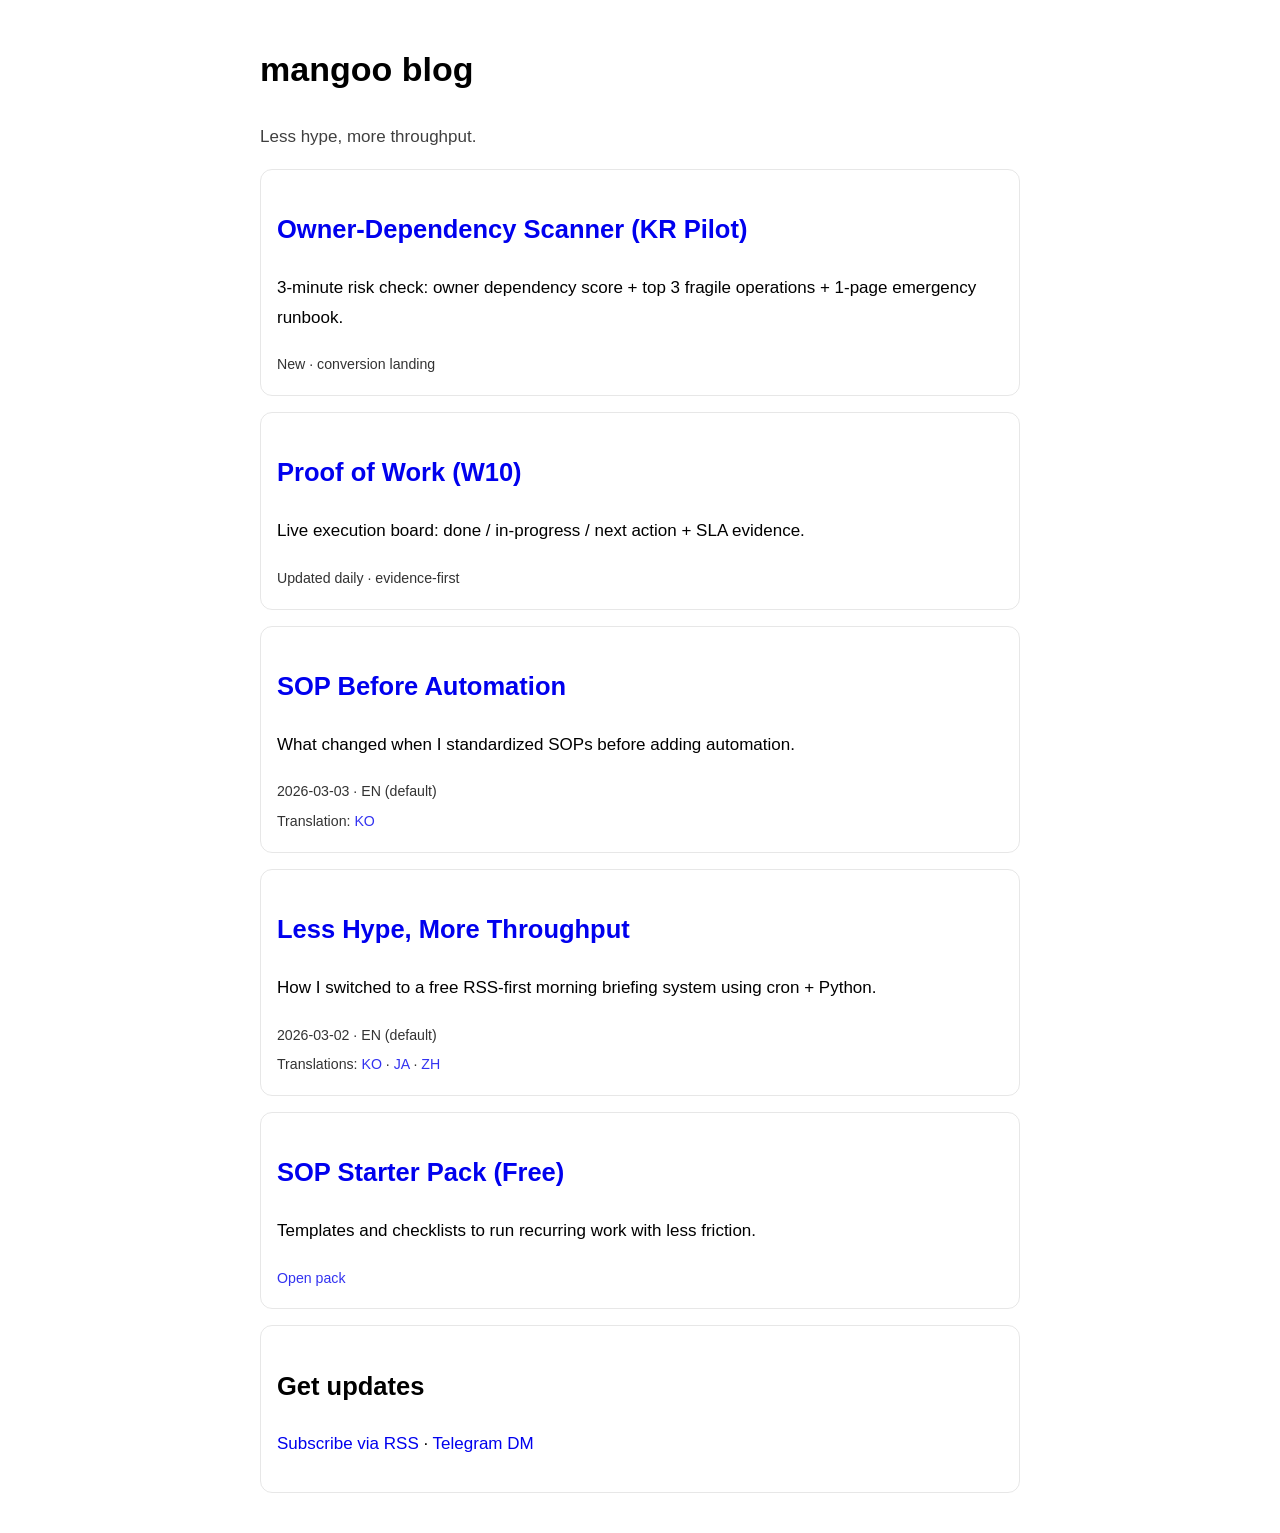
<file: index.html>
<!doctype html>
<html lang="en">
<head>
  <meta charset="UTF-8" />
  <meta name="viewport" content="width=device-width, initial-scale=1.0" />
  <link rel="stylesheet" href="./assets/style.css" />
  <title>mangoo — blog</title>
  <meta name="description" content="Execution-first notes on AI automation, SOPs, and practical workflow systems." />
  <meta property="og:title" content="mangoo blog" />
  <meta property="og:description" content="Less hype, more throughput." />
  <meta property="og:type" content="website" />
  <meta property="og:url" content="https://mangoo-wq.github.io/mangoo-wq/" />
  <meta name="twitter:card" content="summary" />
</head>
<body>
  <h1>mangoo blog</h1>
  <p class="muted">Less hype, more throughput.</p>

  <article>
    <h2><a href="./owner-risk/">Owner-Dependency Scanner (KR Pilot)</a></h2>
    <p>3-minute risk check: owner dependency score + top 3 fragile operations + 1-page emergency runbook.</p>
    <small>New · conversion landing</small>
  </article>

  <article>
    <h2><a href="./proof-of-work.md">Proof of Work (W10)</a></h2>
    <p>Live execution board: done / in-progress / next action + SLA evidence.</p>
    <small>Updated daily · evidence-first</small>
  </article>

  <article>
    <h2><a href="./posts/2026-03-03-sop-before-automation.html">SOP Before Automation</a></h2>
    <p>What changed when I standardized SOPs before adding automation.</p>
    <small>2026-03-03 · EN (default)</small><br/>
    <small>Translation: <a href="./posts/ko/2026-03-03-sop-before-automation.html">KO</a></small>
  </article>

  <article>
    <h2><a href="./posts/2026-03-02-less-hype-more-throughput.html">Less Hype, More Throughput</a></h2>
    <p>How I switched to a free RSS-first morning briefing system using cron + Python.</p>
    <small>2026-03-02 · EN (default)</small><br/>
    <small>
      Translations:
      <a href="./posts/ko/2026-03-02-less-hype-more-throughput.html">KO</a> ·
      <a href="./posts/ja/2026-03-02-less-hype-more-throughput.html">JA</a> ·
      <a href="./posts/zh/2026-03-02-less-hype-more-throughput.html">ZH</a>
    </small>
  </article>

  <article>
    <h2><a href="./products/sop-starter-pack/">SOP Starter Pack (Free)</a></h2>
    <p>Templates and checklists to run recurring work with less friction.</p>
    <small><a href="./products/sop-starter-pack/README.md">Open pack</a></small>
  </article>

  <article>
    <h2>Get updates</h2>
    <p><a href="./rss.xml">Subscribe via RSS</a> · <a href="https://t.me/mangooes_bot">Telegram DM</a></p>
  </article>
</body>
</html>
</file>
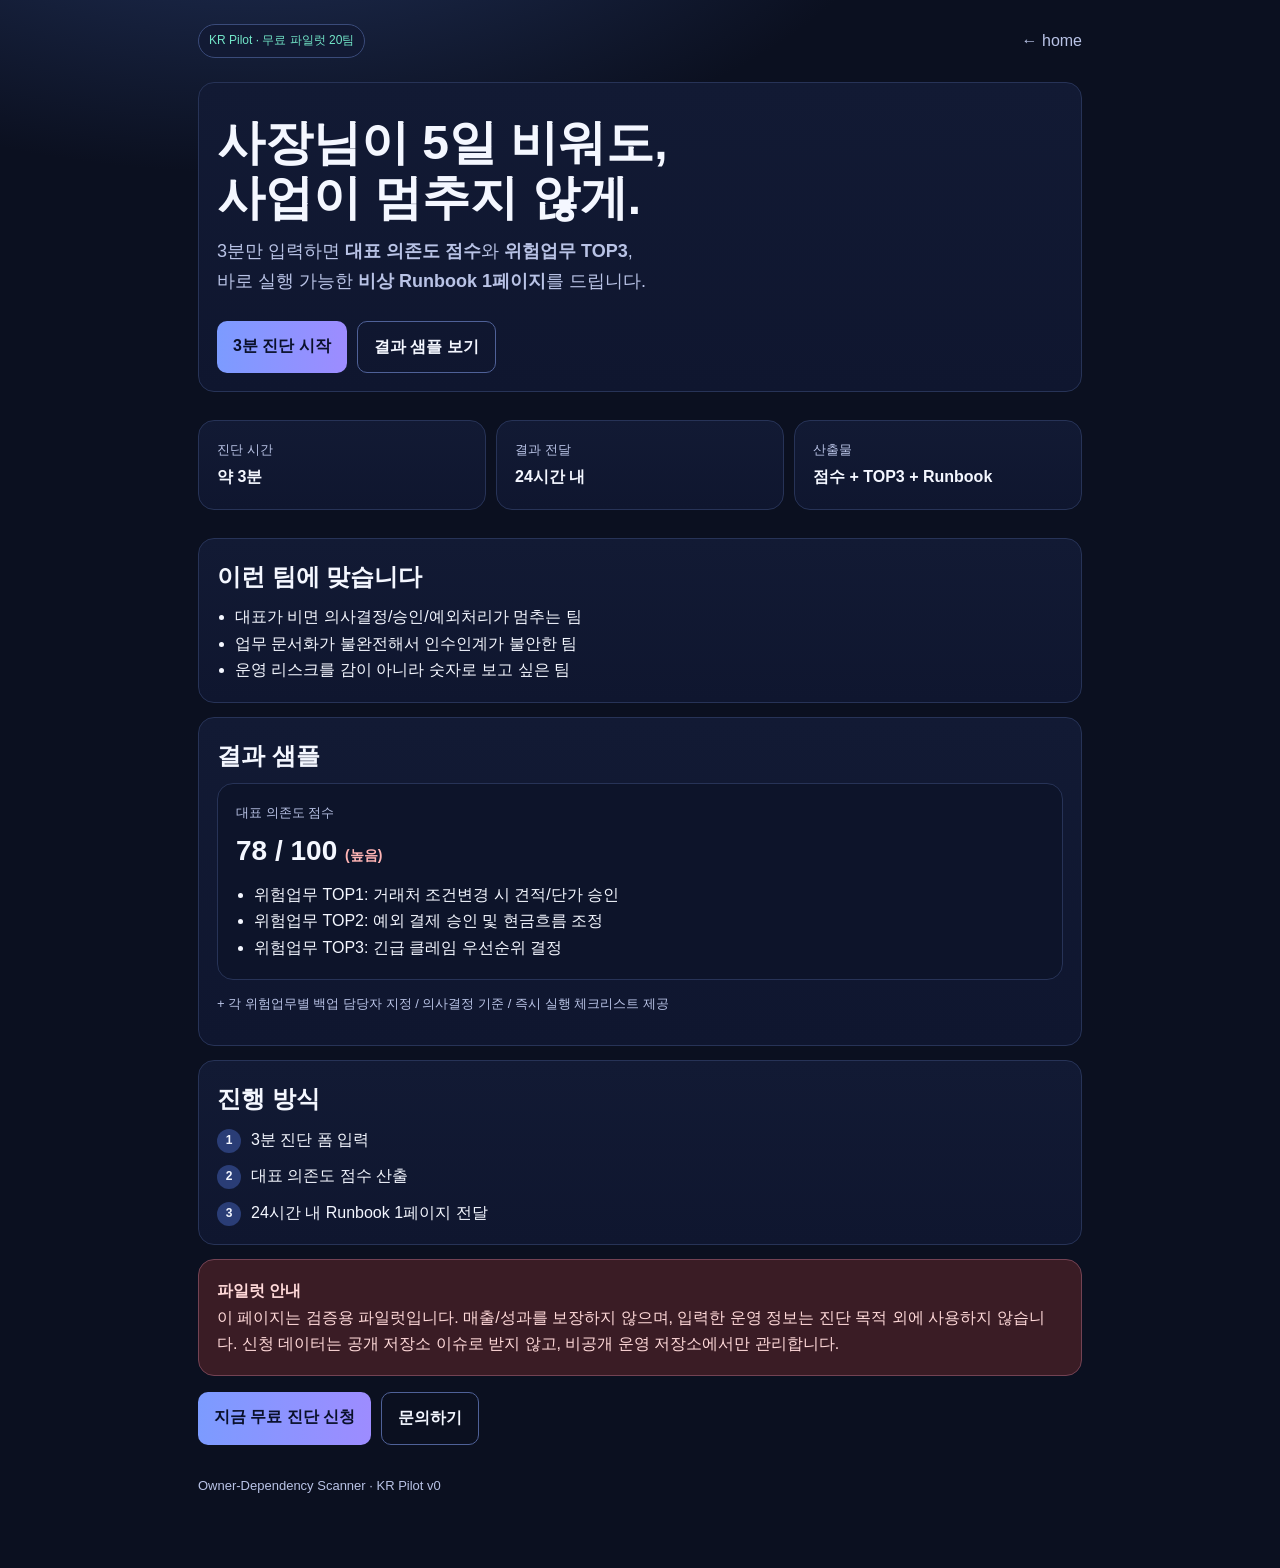
<file: owner-risk/index.html>
<!doctype html>
<html lang="ko">
<head>
  <meta charset="UTF-8" />
  <meta name="viewport" content="width=device-width, initial-scale=1.0" />
  <title>Owner-Dependency Scanner | 대표 부재 리스크 3분 진단</title>
  <meta name="description" content="대표가 3~5일 비워도 운영이 멈추지 않는지 3분 진단. 대표 의존도 점수, 위험업무 TOP3, 비상 Runbook 1페이지 제공." />
  <meta property="og:title" content="대표 부재 리스크 3분 진단" />
  <meta property="og:description" content="대표 의존도 점수 + 위험업무 TOP3 + 비상 Runbook 1페이지" />
  <meta property="og:type" content="website" />
  <meta property="og:url" content="https://mangoo-wq.github.io/mangoo-wq/owner-risk/" />
  <style>
    :root {
      --bg:#0b1020; --card:#111831; --text:#f4f7ff; --muted:#b9c3e6; --line:#273357;
      --accent:#7c9bff; --accent2:#72e6c8; --danger:#ff8a8a;
    }
    *{box-sizing:border-box}
    body{
      margin:0; font:16px/1.65 -apple-system,BlinkMacSystemFont,"Segoe UI",Roboto,sans-serif;
      color:var(--text); background:radial-gradient(1200px 600px at 20% -10%, #23345e 0%, transparent 55%), var(--bg);
    }
    .wrap{max-width:920px;margin:0 auto;padding:24px 18px 72px}
    .top{display:flex;justify-content:space-between;align-items:center;margin-bottom:24px}
    .tag{font-size:12px;color:var(--accent2);border:1px solid #3a4b7a;padding:6px 10px;border-radius:999px;background:#121a34}
    h1{font-size:clamp(28px,6vw,48px);line-height:1.15;margin:14px 0 12px}
    .sub{color:var(--muted);font-size:18px;margin:0 0 24px}
    .card{background:linear-gradient(180deg,#121a34,#0f162f);border:1px solid var(--line);border-radius:16px;padding:18px;margin:14px 0}
    .hero-cta{display:flex;gap:10px;flex-wrap:wrap;margin-top:10px}
    .btn{display:inline-block;padding:12px 16px;border-radius:10px;font-weight:700;text-decoration:none}
    .btn.primary{background:linear-gradient(90deg,var(--accent),#9d8cff);color:#09102a}
    .btn.ghost{border:1px solid #4f6198;color:var(--text)}
    .grid{display:grid;grid-template-columns:repeat(auto-fit,minmax(220px,1fr));gap:10px}
    .k{font-size:13px;color:var(--muted)}
    .v{font-weight:700;margin-top:4px}
    ul{margin:8px 0 0 0;padding:0 0 0 18px}
    .warn{color:#ffd9d9;background:#3a1c25;border:1px solid #734253}
    .flow{display:grid;gap:10px}
    .step{display:flex;gap:10px;align-items:flex-start}
    .num{width:24px;height:24px;border-radius:50%;background:#2a3d76;display:grid;place-items:center;font-size:12px;font-weight:700;flex:none;margin-top:2px}
    footer{margin-top:30px;color:var(--muted);font-size:13px}
  </style>
</head>
<body>
  <main class="wrap">
    <div class="top">
      <span class="tag">KR Pilot · 무료 파일럿 20팀</span>
      <a href="../index.html" style="color:var(--muted);text-decoration:none">← home</a>
    </div>

    <section class="card">
      <h1>사장님이 5일 비워도,<br/>사업이 멈추지 않게.</h1>
      <p class="sub">3분만 입력하면 <b>대표 의존도 점수</b>와 <b>위험업무 TOP3</b>,<br/>바로 실행 가능한 <b>비상 Runbook 1페이지</b>를 드립니다.</p>
      <div class="hero-cta">
        <a class="btn primary" href="./apply.html">3분 진단 시작</a>
        <a class="btn ghost" href="#sample">결과 샘플 보기</a>
      </div>
    </section>

    <section class="grid">
      <article class="card">
        <div class="k">진단 시간</div><div class="v">약 3분</div>
      </article>
      <article class="card">
        <div class="k">결과 전달</div><div class="v">24시간 내</div>
      </article>
      <article class="card">
        <div class="k">산출물</div><div class="v">점수 + TOP3 + Runbook</div>
      </article>
    </section>

    <section class="card">
      <h2 style="margin:0 0 8px">이런 팀에 맞습니다</h2>
      <ul>
        <li>대표가 비면 의사결정/승인/예외처리가 멈추는 팀</li>
        <li>업무 문서화가 불완전해서 인수인계가 불안한 팀</li>
        <li>운영 리스크를 감이 아니라 숫자로 보고 싶은 팀</li>
      </ul>
    </section>

    <section id="sample" class="card">
      <h2 style="margin:0 0 8px">결과 샘플</h2>
      <div class="card" style="margin:8px 0;background:#0d142a">
        <div class="k">대표 의존도 점수</div>
        <div class="v" style="font-size:28px">78 / 100 <span style="font-size:14px;color:#ffb5b5">(높음)</span></div>
        <ul>
          <li>위험업무 TOP1: 거래처 조건변경 시 견적/단가 승인</li>
          <li>위험업무 TOP2: 예외 결제 승인 및 현금흐름 조정</li>
          <li>위험업무 TOP3: 긴급 클레임 우선순위 결정</li>
        </ul>
      </div>
      <p class="k">+ 각 위험업무별 백업 담당자 지정 / 의사결정 기준 / 즉시 실행 체크리스트 제공</p>
    </section>

    <section class="card">
      <h2 style="margin:0 0 8px">진행 방식</h2>
      <div class="flow">
        <div class="step"><span class="num">1</span><div>3분 진단 폼 입력</div></div>
        <div class="step"><span class="num">2</span><div>대표 의존도 점수 산출</div></div>
        <div class="step"><span class="num">3</span><div>24시간 내 Runbook 1페이지 전달</div></div>
      </div>
    </section>

    <section class="card warn">
      <b>파일럿 안내</b><br/>
      이 페이지는 검증용 파일럿입니다. 매출/성과를 보장하지 않으며,
      입력한 운영 정보는 진단 목적 외에 사용하지 않습니다.
      신청 데이터는 공개 저장소 이슈로 받지 않고, 비공개 운영 저장소에서만 관리합니다.
    </section>

    <section class="hero-cta" style="margin-top:16px">
      <a class="btn primary" href="./apply.html">지금 무료 진단 신청</a>
      <a class="btn ghost" href="https://t.me/mangooes_bot" target="_blank" rel="noreferrer">문의하기</a>
    </section>

    <footer>
      Owner-Dependency Scanner · KR Pilot v0
    </footer>
  </main>
</body>
</html>
</file>
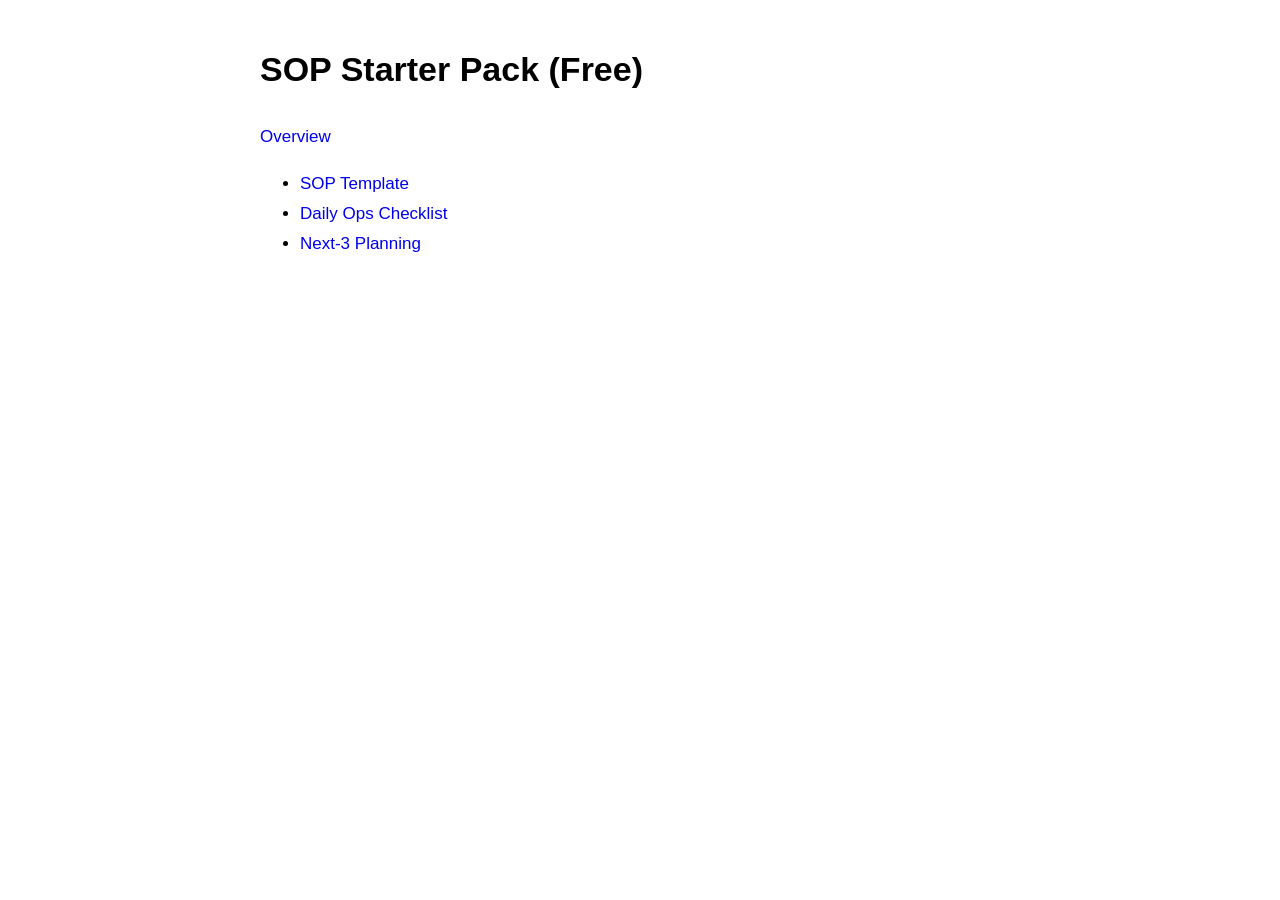
<file: products/sop-starter-pack/index.html>
<!doctype html>
<html lang="en">
<head>
  <meta charset="UTF-8" />
  <meta name="viewport" content="width=device-width, initial-scale=1.0" />
  <link rel="stylesheet" href="../../assets/style.css" />
  <title>SOP Starter Pack</title>
</head>
<body>
  <h1>SOP Starter Pack (Free)</h1>
  <p><a href="./README.md">Overview</a></p>
  <ul>
    <li><a href="./templates/sop-template.md">SOP Template</a></li>
    <li><a href="./templates/daily-ops-checklist.md">Daily Ops Checklist</a></li>
    <li><a href="./templates/next-3-planning.md">Next-3 Planning</a></li>
  </ul>
</body>
</html>
</file>
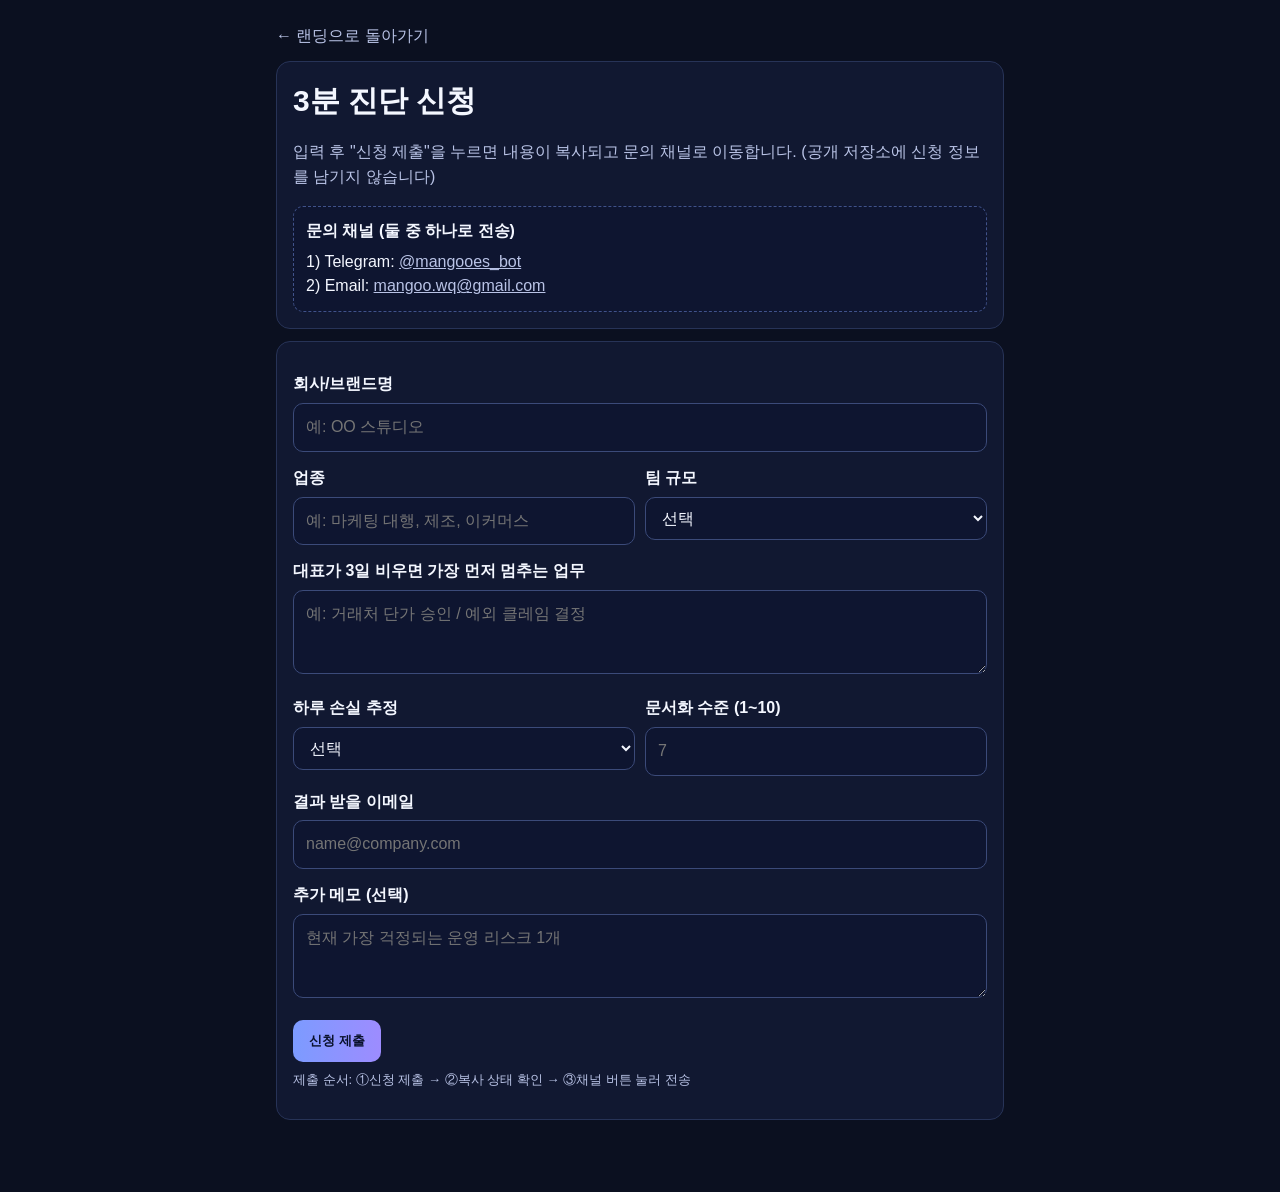
<file: owner-risk/apply.html>
<!doctype html>
<html lang="ko">
<head>
  <meta charset="UTF-8" />
  <meta name="viewport" content="width=device-width, initial-scale=1.0" />
  <title>3분 진단 신청 | Owner-Dependency Scanner</title>
  <style>
    :root { --bg:#0b1020; --card:#111831; --text:#f4f7ff; --muted:#b9c3e6; --line:#273357; --accent:#7c9bff; }
    *{box-sizing:border-box}
    body{margin:0;background:var(--bg);color:var(--text);font:16px/1.55 -apple-system,BlinkMacSystemFont,"Segoe UI",Roboto,sans-serif}
    .wrap{max-width:760px;margin:0 auto;padding:24px 16px 60px}
    .card{background:var(--card);border:1px solid var(--line);border-radius:14px;padding:16px;margin:12px 0}
    h1{margin:0 0 8px;font-size:30px}
    .muted{color:var(--muted)}
    label{display:block;margin:14px 0 6px;font-weight:600}
    input,select,textarea{width:100%;padding:11px 12px;border-radius:10px;border:1px solid #3b4a79;background:#0e1530;color:var(--text);font:inherit}
    textarea{min-height:84px;resize:vertical}
    .row{display:grid;grid-template-columns:1fr 1fr;gap:10px}
    @media(max-width:640px){.row{grid-template-columns:1fr}}
    .btn{margin-top:14px;display:inline-block;padding:12px 16px;border-radius:10px;border:0;background:linear-gradient(90deg,var(--accent),#9d8cff);color:#08102a;font-weight:700;cursor:pointer}
    .link{color:var(--muted);text-decoration:none}
    .tip{font-size:13px;color:var(--muted);margin-top:8px}
    .help{background:#0e1530;border:1px dashed #40528a;border-radius:10px;padding:12px;margin-top:10px}
    .help b{display:block;margin-bottom:6px}
    .help a{color:#b9c3e6}
    .next{display:none;background:#0e1530;border:1px solid #40528a;border-radius:12px;padding:14px;margin-top:14px}
    .next.show{display:block}
    .actions{display:flex;gap:8px;flex-wrap:wrap;margin-top:10px}
    .btn2{display:inline-block;padding:10px 12px;border-radius:10px;border:1px solid #4e6198;color:var(--text);text-decoration:none;font-weight:600}
    .status{font-size:13px;color:#b9c3e6;margin-top:8px}
  </style>
</head>
<body>
  <main class="wrap">
    <a href="./index.html" class="link">← 랜딩으로 돌아가기</a>
    <section class="card">
      <h1>3분 진단 신청</h1>
      <p class="muted">입력 후 "신청 제출"을 누르면 내용이 복사되고 문의 채널로 이동합니다. (공개 저장소에 신청 정보를 남기지 않습니다)</p>
      <div class="help">
        <b>문의 채널 (둘 중 하나로 전송)</b>
        1) Telegram: <a href="https://t.me/mangooes_bot" target="_blank" rel="noreferrer">@mangooes_bot</a><br/>
        2) Email: <a href="mailto:mangoo.wq@gmail.com">mangoo.wq@gmail.com</a>
      </div>
    </section>

    <form id="riskForm" class="card">
      <label>회사/브랜드명</label>
      <input name="company" required placeholder="예: OO 스튜디오" />

      <div class="row">
        <div>
          <label>업종</label>
          <input name="industry" required placeholder="예: 마케팅 대행, 제조, 이커머스" />
        </div>
        <div>
          <label>팀 규모</label>
          <select name="teamSize" required>
            <option value="">선택</option>
            <option>1-3</option>
            <option>4-10</option>
            <option>11-30</option>
            <option>31+</option>
          </select>
        </div>
      </div>

      <label>대표가 3일 비우면 가장 먼저 멈추는 업무</label>
      <textarea name="criticalTask" required placeholder="예: 거래처 단가 승인 / 예외 클레임 결정"></textarea>

      <div class="row">
        <div>
          <label>하루 손실 추정</label>
          <select name="dailyLoss" required>
            <option value="">선택</option>
            <option>10만원 미만</option>
            <option>10-50만원</option>
            <option>50-200만원</option>
            <option>200만원+</option>
          </select>
        </div>
        <div>
          <label>문서화 수준 (1~10)</label>
          <input name="docLevel" type="number" min="1" max="10" required placeholder="7" />
        </div>
      </div>

      <label>결과 받을 이메일</label>
      <input name="email" type="email" required placeholder="name@company.com" />

      <label>추가 메모 (선택)</label>
      <textarea name="note" placeholder="현재 가장 걱정되는 운영 리스크 1개"></textarea>

      <button type="submit" class="btn">신청 제출</button>
      <p class="tip">제출 순서: ①신청 제출 → ②복사 상태 확인 → ③채널 버튼 눌러 전송</p>

      <div id="nextStep" class="next" aria-live="polite">
        <b>마지막 1단계: 아래 버튼으로 전송해 주세요</b>
        <div class="actions">
          <a id="tgLink" class="btn2" href="https://t.me/mangooes_bot" target="_blank" rel="noreferrer">Telegram 열기</a>
          <a id="mailLink" class="btn2" href="mailto:mangoo.wq@gmail.com">Email 열기</a>
          <button id="copyBtn" type="button" class="btn2">다시 복사</button>
        </div>
        <div id="copyStatus" class="status">복사 대기 중</div>
        <textarea id="payload" readonly style="margin-top:10px;min-height:140px"></textarea>
      </div>
    </form>
  </main>

  <script>
    const form = document.getElementById('riskForm');
    const nextStep = document.getElementById('nextStep');
    const payload = document.getElementById('payload');
    const copyBtn = document.getElementById('copyBtn');
    const copyStatus = document.getElementById('copyStatus');
    const mailLink = document.getElementById('mailLink');

    function nowKstString() {
      return new Date().toLocaleString('sv-SE', { timeZone: 'Asia/Seoul' }).replace(' ', ' ');
    }

    function makeSubmissionId() {
      return `OR-${Date.now()}-${Math.random().toString(36).slice(2, 6).toUpperCase()}`;
    }

    let latestContext = null;

    function buildPayload(channel = 'pending') {
      if (!latestContext) return '';
      const c = latestContext;
      return [
        '[Owner-Risk 파일럿 신청]',
        `신청ID: ${c.submissionId}`,
        `제출시각(KST): ${c.submittedAt}`,
        `전송채널: ${channel}`,
        `회사/브랜드명: ${c.company}`,
        `업종: ${c.industry}`,
        `팀 규모: ${c.teamSize}`,
        `대표 3일 부재 시 멈추는 업무: ${c.criticalTask}`,
        `하루 손실 추정: ${c.dailyLoss}`,
        `문서화 수준(1~10): ${c.docLevel}`,
        `결과 수신 이메일: ${c.email}`,
        `추가 메모: ${c.note || '-'}`
      ].join('\n');
    }

    async function copyText(text) {
      try {
        await navigator.clipboard.writeText(text);
        copyStatus.textContent = '✅ 신청 내용 복사 완료. Telegram 또는 Email 버튼을 눌러 전송해 주세요.';
      } catch (_) {
        copyStatus.textContent = '⚠️ 자동 복사 실패. 아래 텍스트를 수동 복사해서 전송해 주세요.';
      }
    }

    form.addEventListener('submit', async function (e) {
      e.preventDefault();
      const f = e.target;
      const get = (n) => (f.elements[n]?.value || '').trim();

      latestContext = {
        submissionId: makeSubmissionId(),
        submittedAt: nowKstString(),
        company: get('company'),
        industry: get('industry'),
        teamSize: get('teamSize'),
        criticalTask: get('criticalTask'),
        dailyLoss: get('dailyLoss'),
        docLevel: get('docLevel'),
        email: get('email'),
        note: get('note')
      };

      const body = buildPayload('pending');
      payload.value = body;
      nextStep.classList.add('show');

      const subject = encodeURIComponent('[Owner-Risk] 파일럿 신청');
      const mailBody = encodeURIComponent(buildPayload('email'));
      mailLink.href = `mailto:mangoo.wq@gmail.com?subject=${subject}&body=${mailBody}`;

      await copyText(body);
      nextStep.scrollIntoView({ behavior: 'smooth', block: 'start' });
    });

    document.getElementById('tgLink').addEventListener('click', async function () {
      const body = buildPayload('telegram');
      if (body) {
        payload.value = body;
        await copyText(body);
      }
    });

    document.getElementById('mailLink').addEventListener('click', async function () {
      const body = buildPayload('email');
      if (body) {
        payload.value = body;
        await copyText(body);
      }
    });

    copyBtn.addEventListener('click', async function () {
      await copyText(payload.value || '');
    });
  </script>
</body>
</html>
</file>
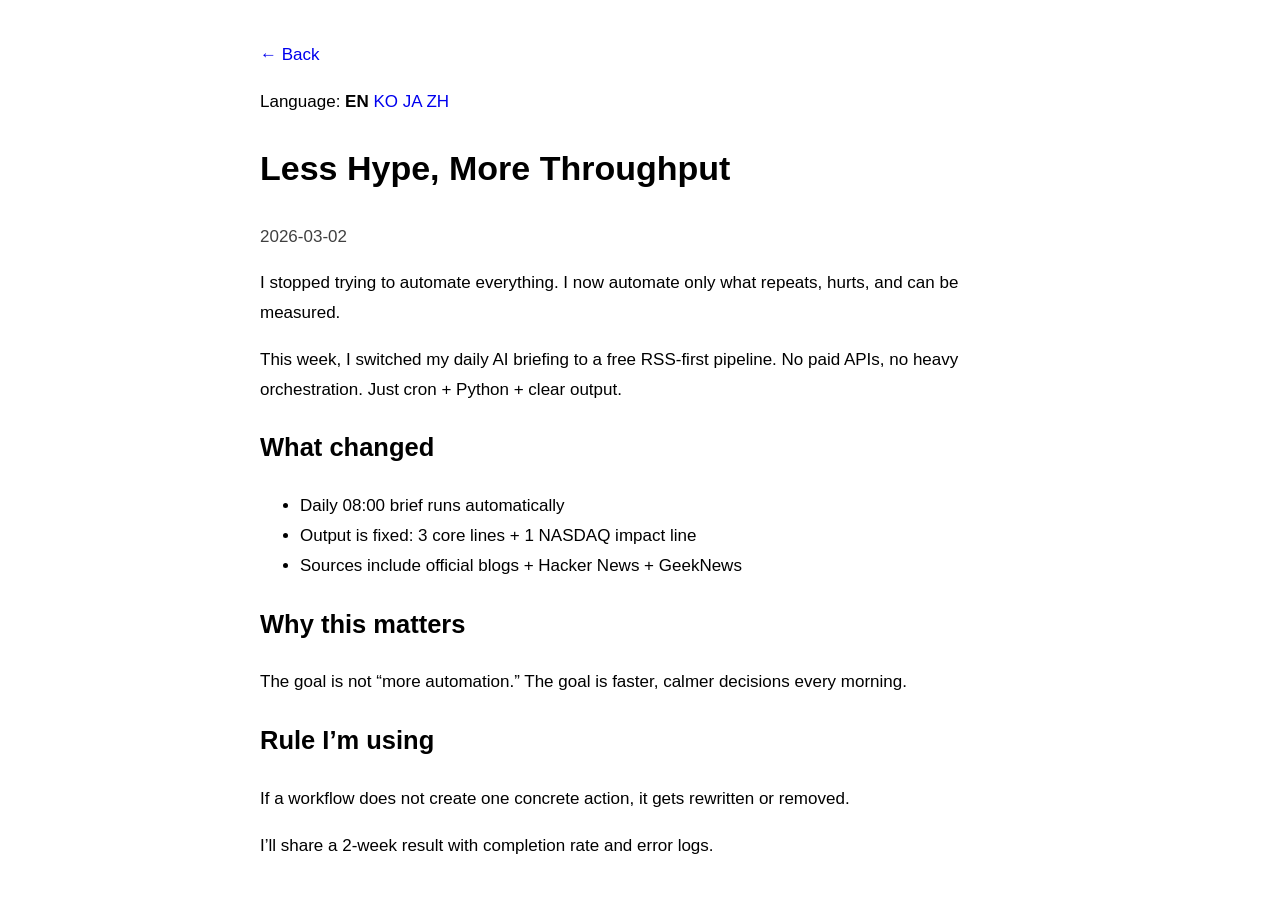
<file: posts/2026-03-02-less-hype-more-throughput.html>
<!doctype html>
<html lang="en">
<head>
  <meta charset="UTF-8" />
  <meta name="viewport" content="width=device-width, initial-scale=1.0" />
  <link rel="stylesheet" href="../assets/style.css" />
  <title>Less Hype, More Throughput</title>
</head>
<body>
  <p><a href="../index.html">← Back</a></p>
  <p>Language: <strong>EN</strong> <a href="./ko/2026-03-02-less-hype-more-throughput.html">KO</a> <a href="./ja/2026-03-02-less-hype-more-throughput.html">JA</a> <a href="./zh/2026-03-02-less-hype-more-throughput.html">ZH</a></p>
  <h1>Less Hype, More Throughput</h1>
  <p class="muted">2026-03-02</p>

  <p>I stopped trying to automate everything.
  I now automate only what repeats, hurts, and can be measured.</p>

  <p>This week, I switched my daily AI briefing to a free RSS-first pipeline.
  No paid APIs, no heavy orchestration. Just cron + Python + clear output.</p>

  <h2>What changed</h2>
  <ul>
    <li>Daily 08:00 brief runs automatically</li>
    <li>Output is fixed: 3 core lines + 1 NASDAQ impact line</li>
    <li>Sources include official blogs + Hacker News + GeekNews</li>
  </ul>

  <h2>Why this matters</h2>
  <p>The goal is not “more automation.”
  The goal is faster, calmer decisions every morning.</p>

  <h2>Rule I’m using</h2>
  <p>If a workflow does not create one concrete action, it gets rewritten or removed.</p>

  <p>I’ll share a 2-week result with completion rate and error logs.</p>
</body>
</html>
</file>
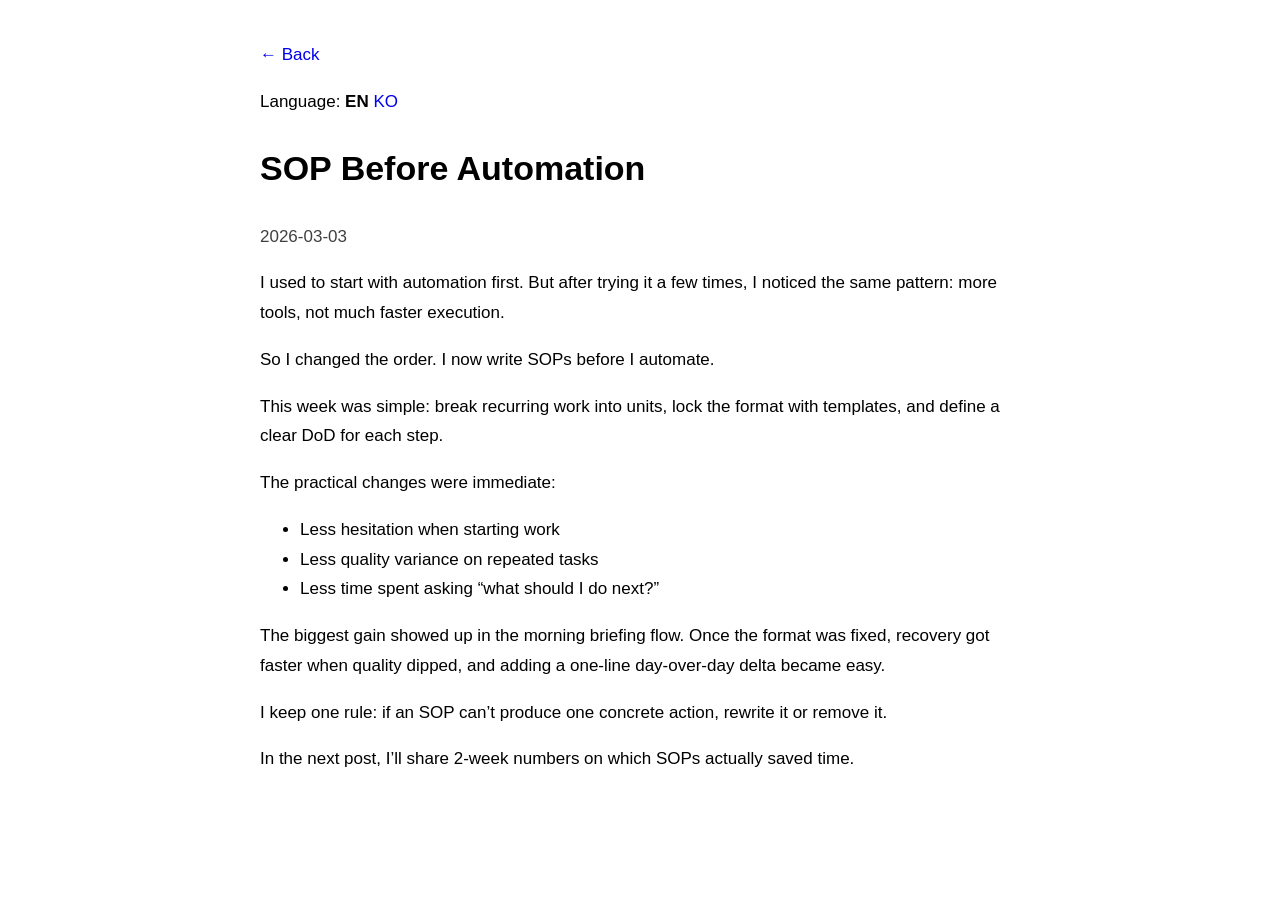
<file: posts/2026-03-03-sop-before-automation.html>
<!doctype html>
<html lang="en">
<head>
  <meta charset="UTF-8" />
  <meta name="viewport" content="width=device-width, initial-scale=1.0" />
  <link rel="stylesheet" href="../assets/style.css" />
  <title>SOP Before Automation</title>
</head>
<body>
  <p><a href="../index.html">← Back</a></p>
  <p>Language: <strong>EN</strong> <a href="./ko/2026-03-03-sop-before-automation.html">KO</a></p>
  <h1>SOP Before Automation</h1>
  <p class="muted">2026-03-03</p>

  <p>I used to start with automation first.
  But after trying it a few times, I noticed the same pattern: more tools, not much faster execution.</p>

  <p>So I changed the order.
  I now write SOPs before I automate.</p>

  <p>This week was simple:
  break recurring work into units, lock the format with templates, and define a clear DoD for each step.</p>

  <p>The practical changes were immediate:</p>
  <ul>
    <li>Less hesitation when starting work</li>
    <li>Less quality variance on repeated tasks</li>
    <li>Less time spent asking “what should I do next?”</li>
  </ul>

  <p>The biggest gain showed up in the morning briefing flow.
  Once the format was fixed, recovery got faster when quality dipped, and adding a one-line day-over-day delta became easy.</p>

  <p>I keep one rule:
  if an SOP can’t produce one concrete action, rewrite it or remove it.</p>

  <p>In the next post, I’ll share 2-week numbers on which SOPs actually saved time.</p>
</body>
</html>
</file>
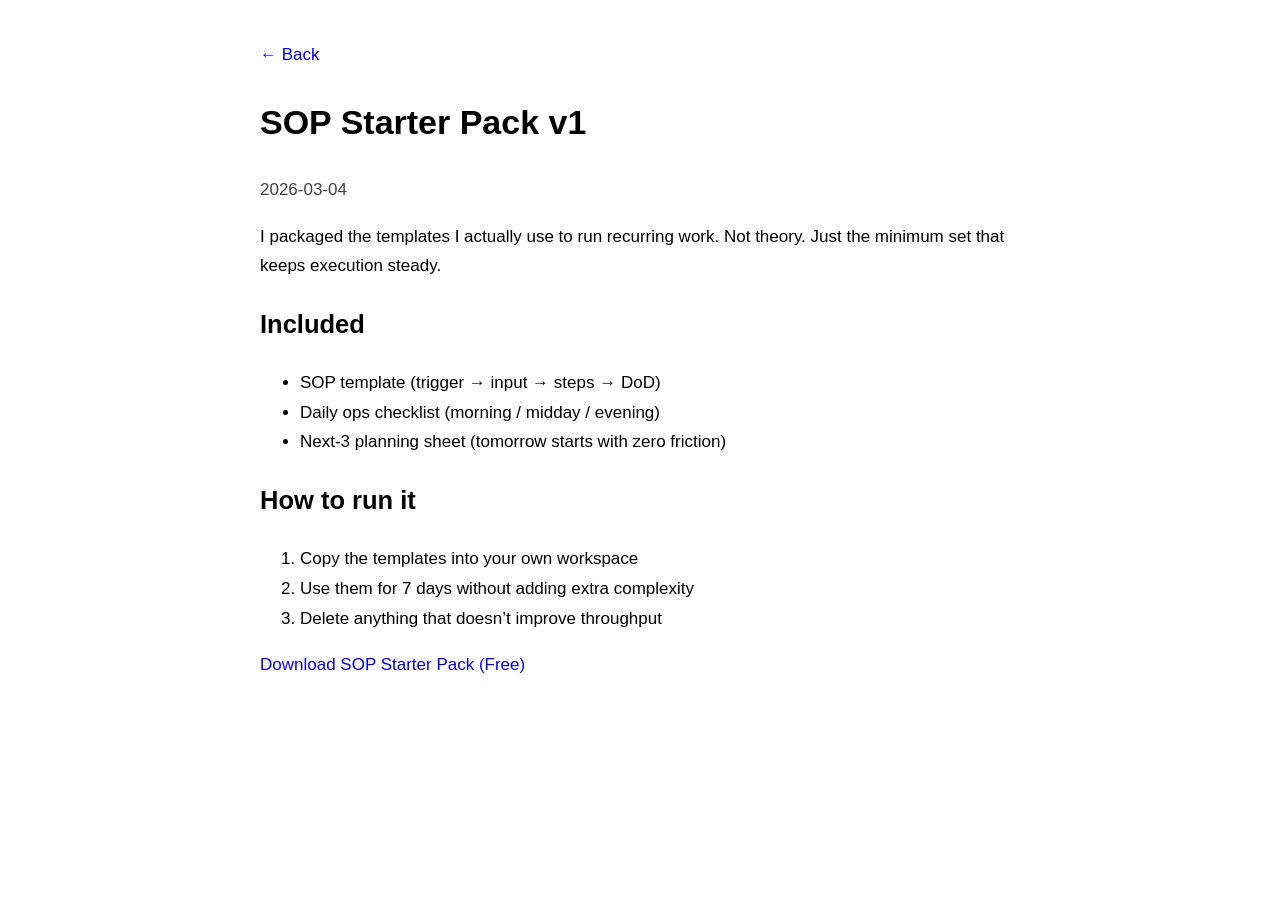
<file: posts/2026-03-04-sop-starter-pack-v1.html>
<!doctype html>
<html lang="en">
<head>
  <meta charset="UTF-8" />
  <meta name="viewport" content="width=device-width, initial-scale=1.0" />
  <link rel="stylesheet" href="../assets/style.css" />
  <title>SOP Starter Pack v1</title>
</head>
<body>
  <p><a href="../index.html">← Back</a></p>
  <h1>SOP Starter Pack v1</h1>
  <p class="muted">2026-03-04</p>

  <p>I packaged the templates I actually use to run recurring work.
  Not theory. Just the minimum set that keeps execution steady.</p>

  <h2>Included</h2>
  <ul>
    <li>SOP template (trigger → input → steps → DoD)</li>
    <li>Daily ops checklist (morning / midday / evening)</li>
    <li>Next-3 planning sheet (tomorrow starts with zero friction)</li>
  </ul>

  <h2>How to run it</h2>
  <ol>
    <li>Copy the templates into your own workspace</li>
    <li>Use them for 7 days without adding extra complexity</li>
    <li>Delete anything that doesn’t improve throughput</li>
  </ol>

  <p><a href="../products/sop-starter-pack/">Download SOP Starter Pack (Free)</a></p>
</body>
</html>
</file>
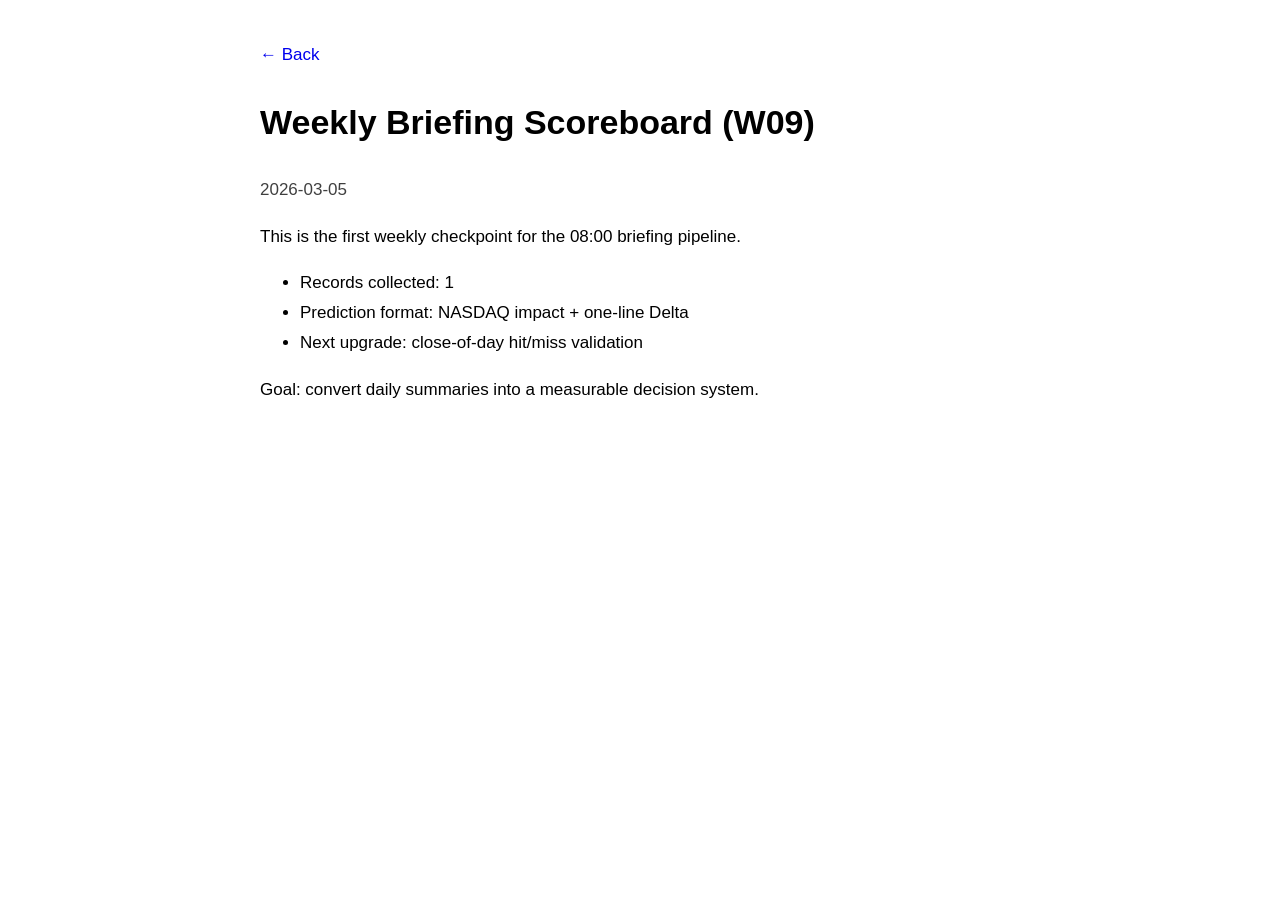
<file: posts/2026-03-05-weekly-briefing-scoreboard.html>
<!doctype html>
<html lang="en">
<head>
  <meta charset="UTF-8" />
  <meta name="viewport" content="width=device-width, initial-scale=1.0" />
  <link rel="stylesheet" href="../assets/style.css" />
  <title>Weekly Briefing Scoreboard (W09)</title>
</head>
<body>
  <p><a href="../index.html">← Back</a></p>
  <h1>Weekly Briefing Scoreboard (W09)</h1>
  <p class="muted">2026-03-05</p>

  <p>This is the first weekly checkpoint for the 08:00 briefing pipeline.</p>
  <ul>
    <li>Records collected: 1</li>
    <li>Prediction format: NASDAQ impact + one-line Delta</li>
    <li>Next upgrade: close-of-day hit/miss validation</li>
  </ul>

  <p>Goal: convert daily summaries into a measurable decision system.</p>
</body>
</html>
</file>
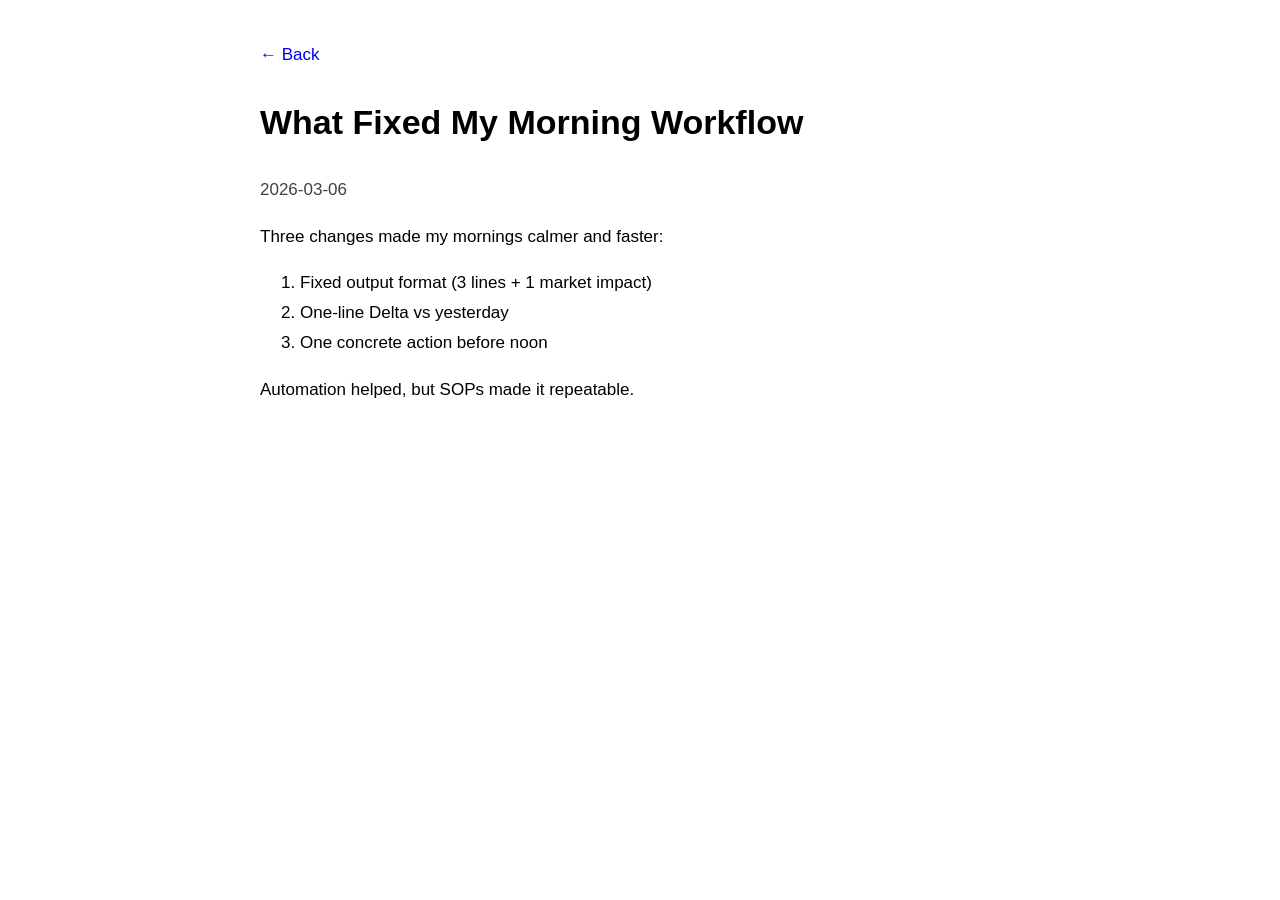
<file: posts/2026-03-06-what-fixed-my-morning-workflow.html>
<!doctype html>
<html lang="en">
<head>
  <meta charset="UTF-8" />
  <meta name="viewport" content="width=device-width, initial-scale=1.0" />
  <link rel="stylesheet" href="../assets/style.css" />
  <title>What Fixed My Morning Workflow</title>
</head>
<body>
  <p><a href="../index.html">← Back</a></p>
  <h1>What Fixed My Morning Workflow</h1>
  <p class="muted">2026-03-06</p>

  <p>Three changes made my mornings calmer and faster:</p>
  <ol>
    <li>Fixed output format (3 lines + 1 market impact)</li>
    <li>One-line Delta vs yesterday</li>
    <li>One concrete action before noon</li>
  </ol>

  <p>Automation helped, but SOPs made it repeatable.</p>
</body>
</html>
</file>
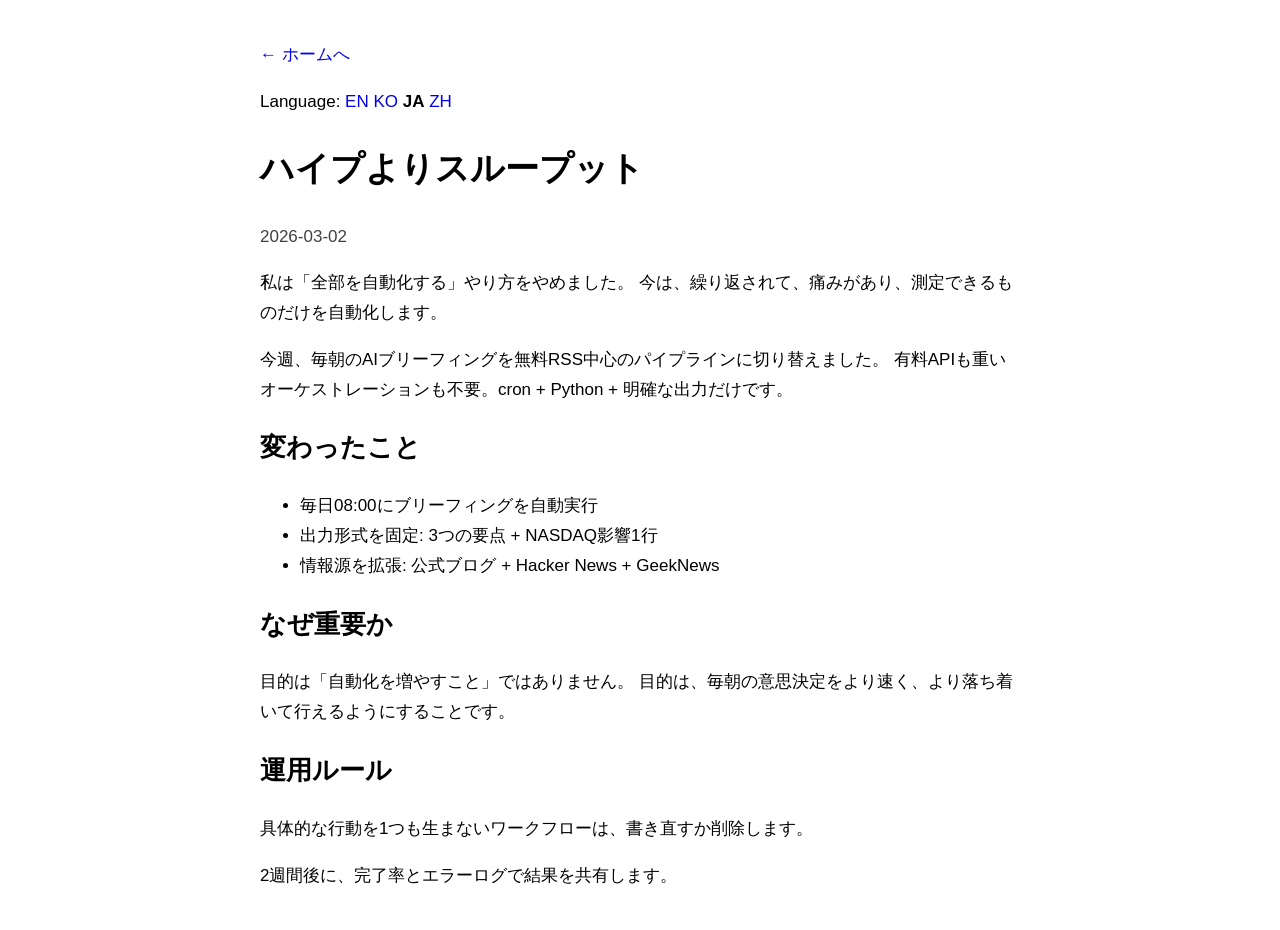
<file: posts/ja/2026-03-02-less-hype-more-throughput.html>
<!doctype html>
<html lang="ja">
<head>
  <meta charset="UTF-8" />
  <meta name="viewport" content="width=device-width, initial-scale=1.0" />
  <link rel="stylesheet" href="../../assets/style.css" />
  <title>ハイプよりスループット</title>
</head>
<body>
  <p><a href="../../index.html">← ホームへ</a></p>
  <p class="lang">Language: <a href="../2026-03-02-less-hype-more-throughput.html">EN</a> <a href="../ko/2026-03-02-less-hype-more-throughput.html">KO</a> <strong>JA</strong> <a href="../zh/2026-03-02-less-hype-more-throughput.html">ZH</a></p>
  <h1>ハイプよりスループット</h1>
  <p class="muted">2026-03-02</p>

  <p>私は「全部を自動化する」やり方をやめました。
  今は、繰り返されて、痛みがあり、測定できるものだけを自動化します。</p>

  <p>今週、毎朝のAIブリーフィングを無料RSS中心のパイプラインに切り替えました。
  有料APIも重いオーケストレーションも不要。cron + Python + 明確な出力だけです。</p>

  <h2>変わったこと</h2>
  <ul>
    <li>毎日08:00にブリーフィングを自動実行</li>
    <li>出力形式を固定: 3つの要点 + NASDAQ影響1行</li>
    <li>情報源を拡張: 公式ブログ + Hacker News + GeekNews</li>
  </ul>

  <h2>なぜ重要か</h2>
  <p>目的は「自動化を増やすこと」ではありません。
  目的は、毎朝の意思決定をより速く、より落ち着いて行えるようにすることです。</p>

  <h2>運用ルール</h2>
  <p>具体的な行動を1つも生まないワークフローは、書き直すか削除します。</p>

  <p>2週間後に、完了率とエラーログで結果を共有します。</p>
</body>
</html>
</file>
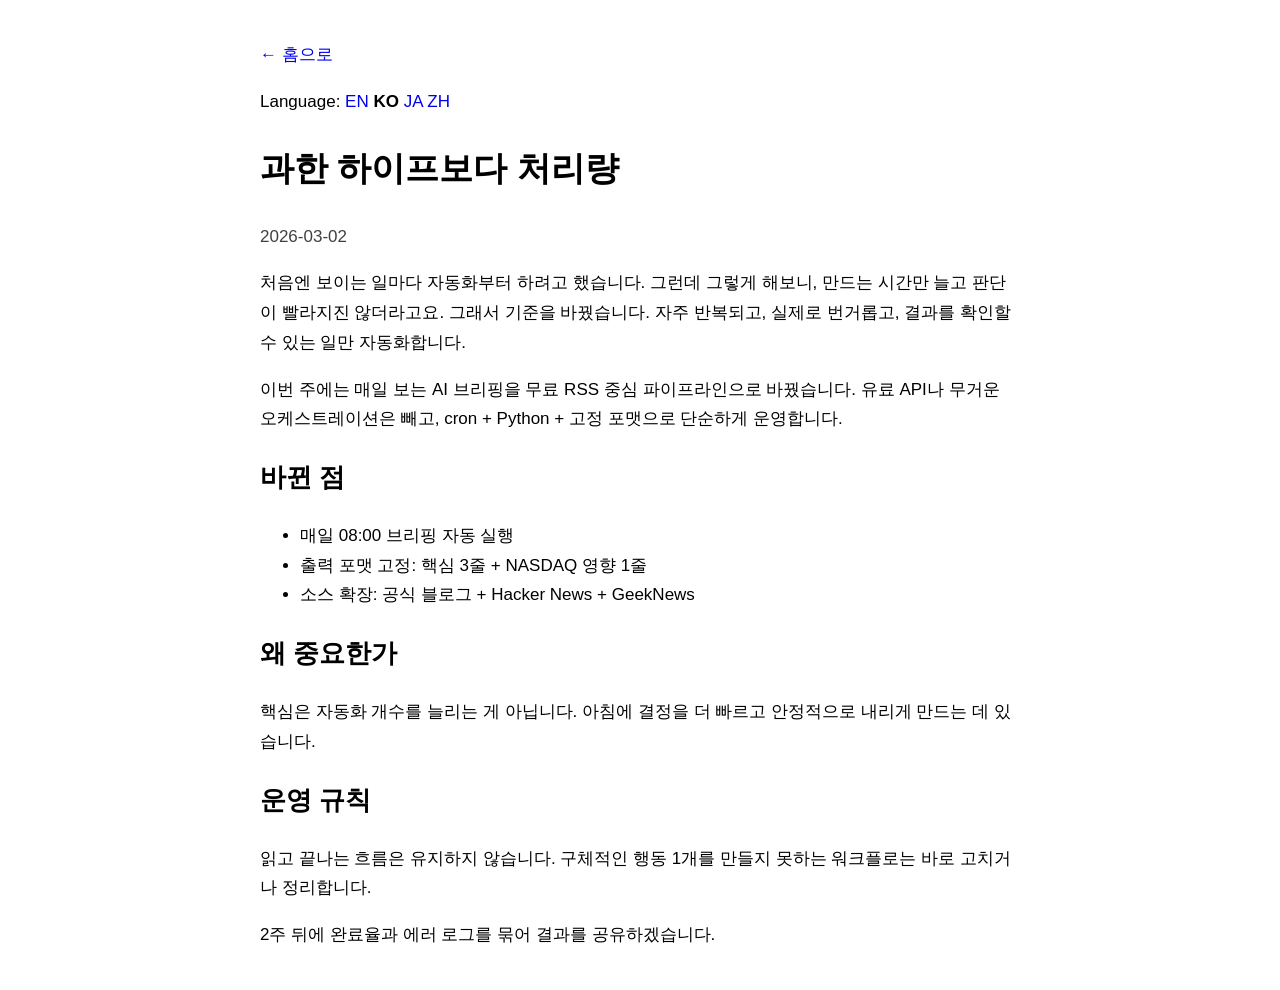
<file: posts/ko/2026-03-02-less-hype-more-throughput.html>
<!doctype html>
<html lang="ko">
<head>
  <meta charset="UTF-8" />
  <meta name="viewport" content="width=device-width, initial-scale=1.0" />
  <link rel="stylesheet" href="../../assets/style.css" />
  <title>과한 하이프보다 처리량</title>
</head>
<body>
  <p><a href="../../index.html">← 홈으로</a></p>
  <p class="lang">Language: <a href="../2026-03-02-less-hype-more-throughput.html">EN</a> <strong>KO</strong> <a href="../ja/2026-03-02-less-hype-more-throughput.html">JA</a> <a href="../zh/2026-03-02-less-hype-more-throughput.html">ZH</a></p>
  <h1>과한 하이프보다 처리량</h1>
  <p class="muted">2026-03-02</p>

  <p>처음엔 보이는 일마다 자동화부터 하려고 했습니다.
  그런데 그렇게 해보니, 만드는 시간만 늘고 판단이 빨라지진 않더라고요.
  그래서 기준을 바꿨습니다. 자주 반복되고, 실제로 번거롭고, 결과를 확인할 수 있는 일만 자동화합니다.</p>

  <p>이번 주에는 매일 보는 AI 브리핑을 무료 RSS 중심 파이프라인으로 바꿨습니다.
  유료 API나 무거운 오케스트레이션은 빼고, cron + Python + 고정 포맷으로 단순하게 운영합니다.</p>

  <h2>바뀐 점</h2>
  <ul>
    <li>매일 08:00 브리핑 자동 실행</li>
    <li>출력 포맷 고정: 핵심 3줄 + NASDAQ 영향 1줄</li>
    <li>소스 확장: 공식 블로그 + Hacker News + GeekNews</li>
  </ul>

  <h2>왜 중요한가</h2>
  <p>핵심은 자동화 개수를 늘리는 게 아닙니다.
  아침에 결정을 더 빠르고 안정적으로 내리게 만드는 데 있습니다.</p>

  <h2>운영 규칙</h2>
  <p>읽고 끝나는 흐름은 유지하지 않습니다.
  구체적인 행동 1개를 만들지 못하는 워크플로는 바로 고치거나 정리합니다.</p>

  <p>2주 뒤에 완료율과 에러 로그를 묶어 결과를 공유하겠습니다.</p>
</body>
</html>
</file>
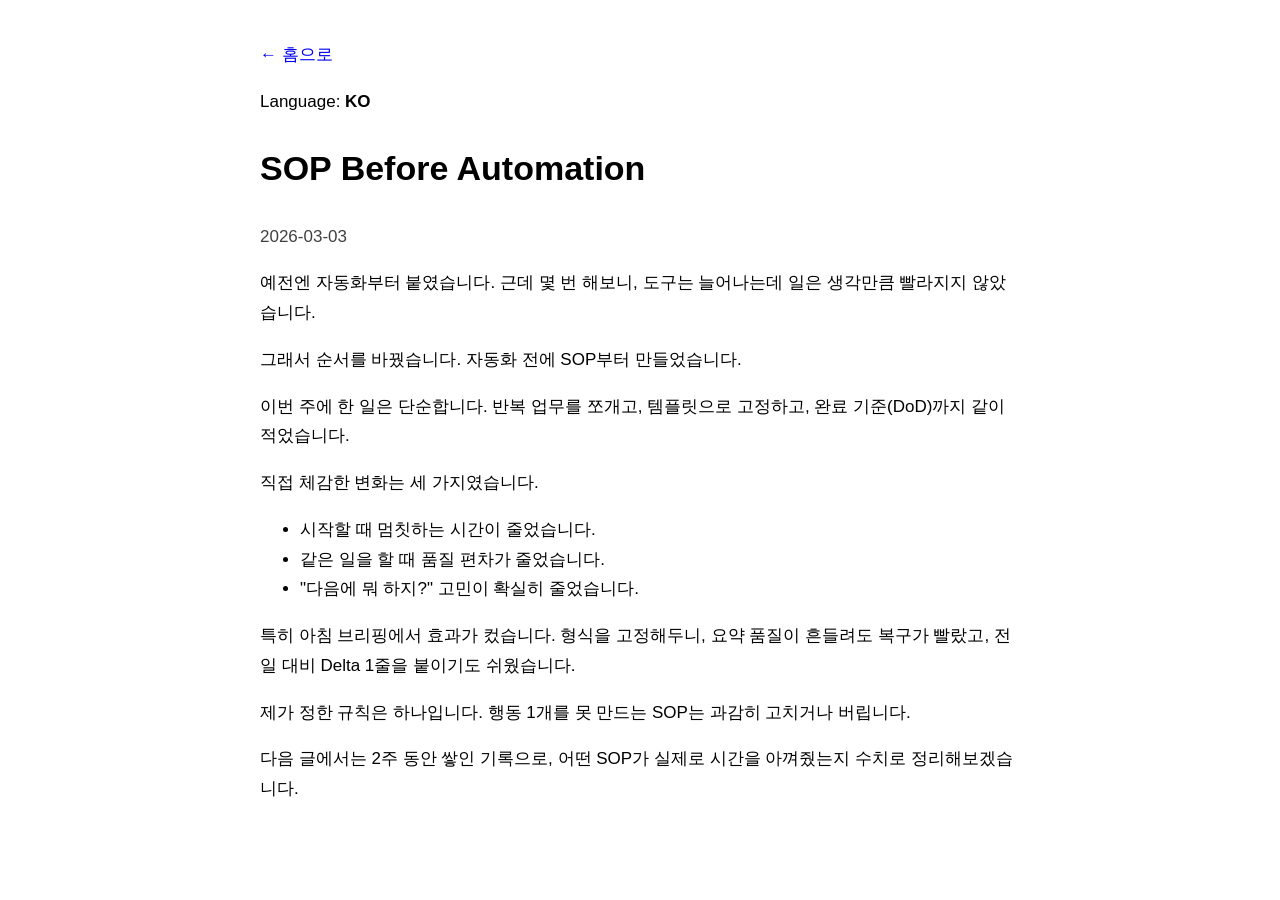
<file: posts/ko/2026-03-03-sop-before-automation.html>
<!doctype html>
<html lang="ko">
<head>
  <meta charset="UTF-8" />
  <meta name="viewport" content="width=device-width, initial-scale=1.0" />
  <link rel="stylesheet" href="../../assets/style.css" />
  <title>SOP Before Automation</title>
</head>
<body>
  <p><a href="../../index.html">← 홈으로</a></p>
  <p>Language: <strong>KO</strong></p>
  <h1>SOP Before Automation</h1>
  <p class="muted">2026-03-03</p>

  <p>예전엔 자동화부터 붙였습니다.
  근데 몇 번 해보니, 도구는 늘어나는데 일은 생각만큼 빨라지지 않았습니다.</p>

  <p>그래서 순서를 바꿨습니다.
  자동화 전에 SOP부터 만들었습니다.</p>

  <p>이번 주에 한 일은 단순합니다.
  반복 업무를 쪼개고, 템플릿으로 고정하고, 완료 기준(DoD)까지 같이 적었습니다.</p>

  <p>직접 체감한 변화는 세 가지였습니다.</p>
  <ul>
    <li>시작할 때 멈칫하는 시간이 줄었습니다.</li>
    <li>같은 일을 할 때 품질 편차가 줄었습니다.</li>
    <li>"다음에 뭐 하지?" 고민이 확실히 줄었습니다.</li>
  </ul>

  <p>특히 아침 브리핑에서 효과가 컸습니다.
  형식을 고정해두니, 요약 품질이 흔들려도 복구가 빨랐고, 전일 대비 Delta 1줄을 붙이기도 쉬웠습니다.</p>

  <p>제가 정한 규칙은 하나입니다.
  행동 1개를 못 만드는 SOP는 과감히 고치거나 버립니다.</p>

  <p>다음 글에서는 2주 동안 쌓인 기록으로,
  어떤 SOP가 실제로 시간을 아껴줬는지 수치로 정리해보겠습니다.</p>
</body>
</html>
</file>
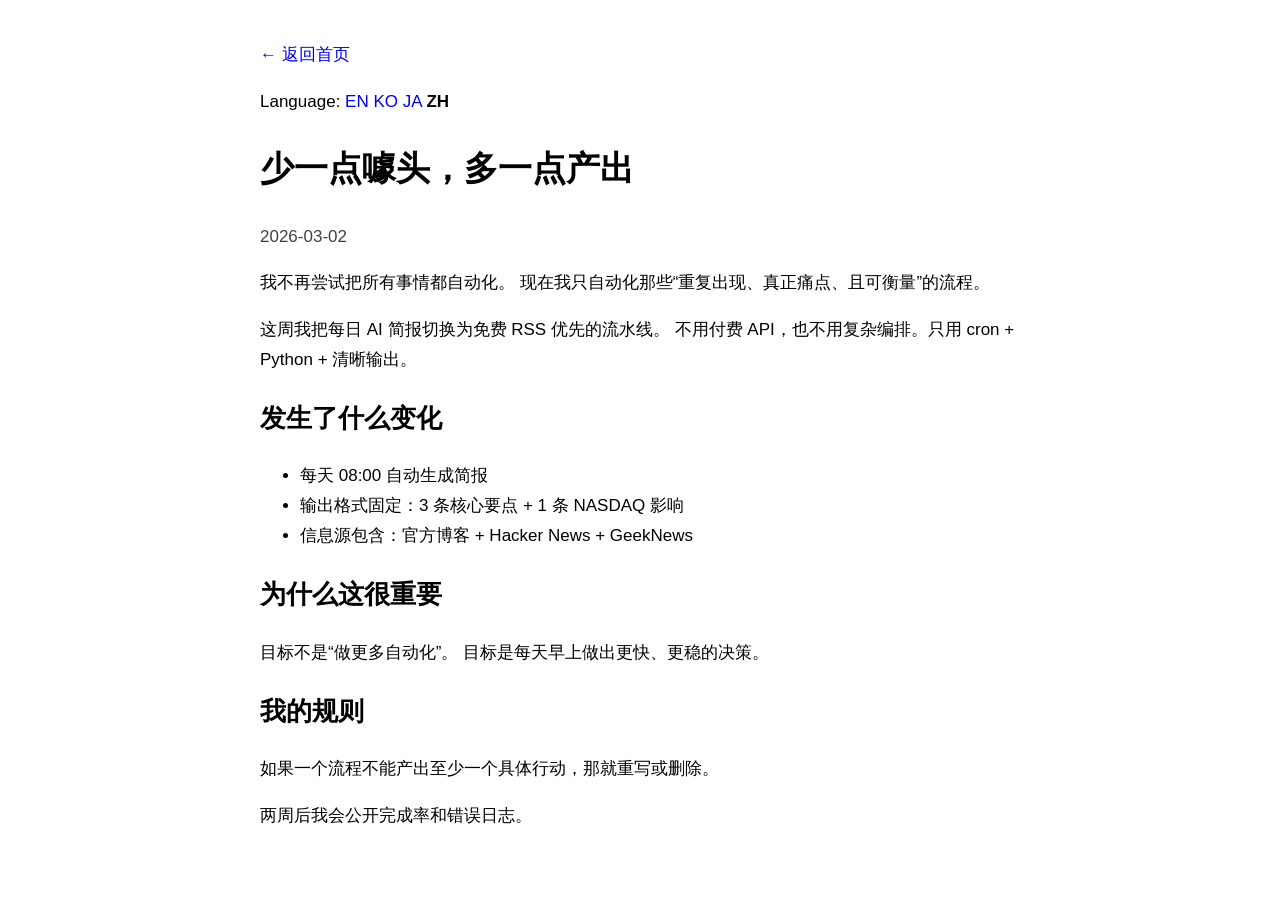
<file: posts/zh/2026-03-02-less-hype-more-throughput.html>
<!doctype html>
<html lang="zh-CN">
<head>
  <meta charset="UTF-8" />
  <meta name="viewport" content="width=device-width, initial-scale=1.0" />
  <link rel="stylesheet" href="../../assets/style.css" />
  <title>少一点噱头，多一点产出</title>
</head>
<body>
  <p><a href="../../index.html">← 返回首页</a></p>
  <p class="lang">Language: <a href="../2026-03-02-less-hype-more-throughput.html">EN</a> <a href="../ko/2026-03-02-less-hype-more-throughput.html">KO</a> <a href="../ja/2026-03-02-less-hype-more-throughput.html">JA</a> <strong>ZH</strong></p>
  <h1>少一点噱头，多一点产出</h1>
  <p class="muted">2026-03-02</p>

  <p>我不再尝试把所有事情都自动化。
  现在我只自动化那些“重复出现、真正痛点、且可衡量”的流程。</p>

  <p>这周我把每日 AI 简报切换为免费 RSS 优先的流水线。
  不用付费 API，也不用复杂编排。只用 cron + Python + 清晰输出。</p>

  <h2>发生了什么变化</h2>
  <ul>
    <li>每天 08:00 自动生成简报</li>
    <li>输出格式固定：3 条核心要点 + 1 条 NASDAQ 影响</li>
    <li>信息源包含：官方博客 + Hacker News + GeekNews</li>
  </ul>

  <h2>为什么这很重要</h2>
  <p>目标不是“做更多自动化”。
  目标是每天早上做出更快、更稳的决策。</p>

  <h2>我的规则</h2>
  <p>如果一个流程不能产出至少一个具体行动，那就重写或删除。</p>

  <p>两周后我会公开完成率和错误日志。</p>
</body>
</html>
</file>
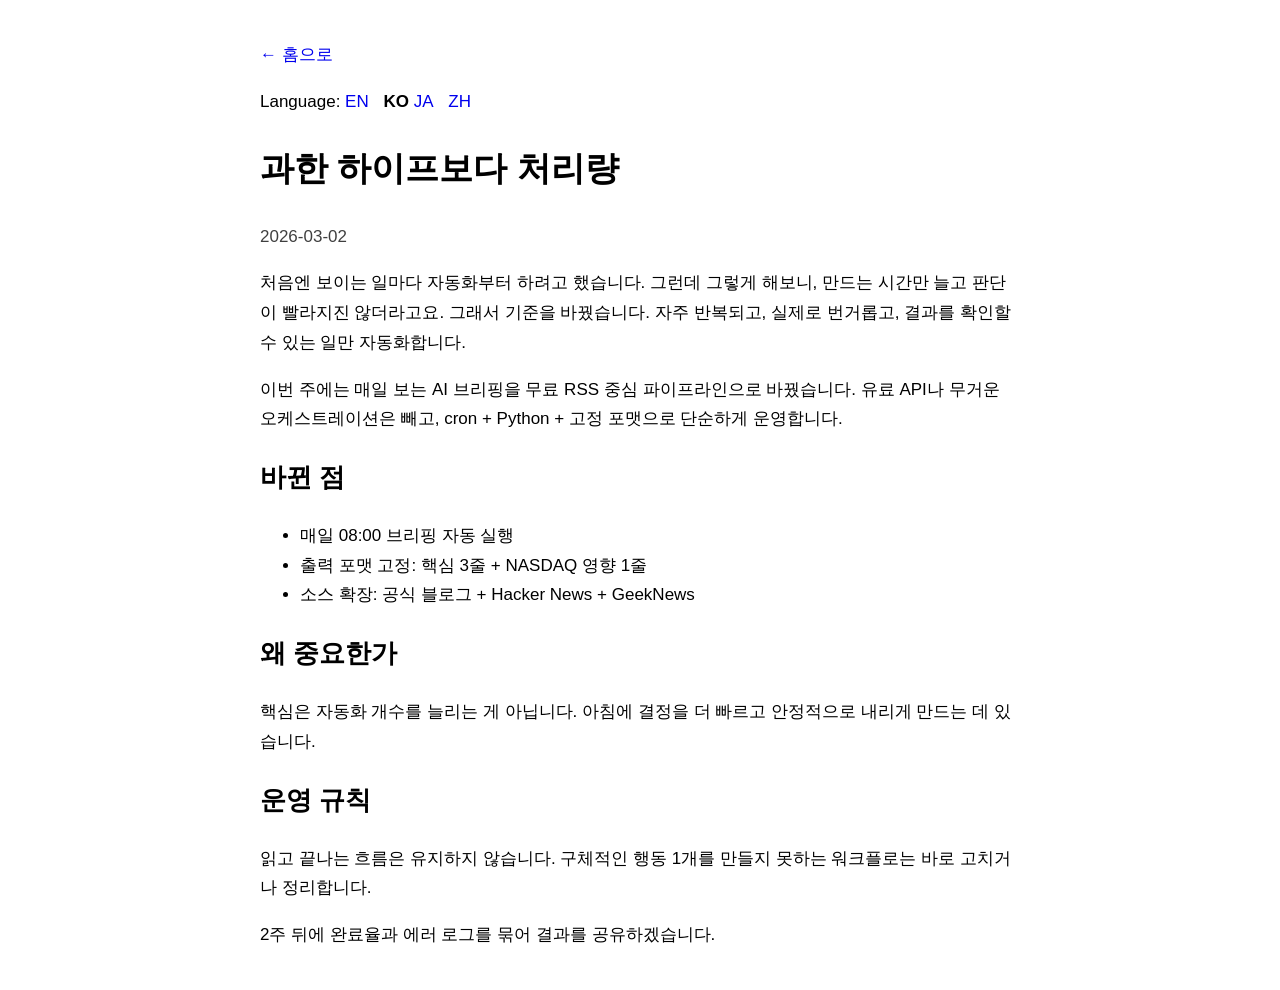
<file: docs/humanizer/2026-03-02-less-hype-more-throughput/after.html>
<!doctype html>
<html lang="ko">
<head>
  <meta charset="UTF-8" />
  <meta name="viewport" content="width=device-width, initial-scale=1.0" />
  <title>과한 하이프보다 처리량</title>
  <style>
    :root { color-scheme: light dark; }
    body { max-width: 760px; margin: 40px auto; padding: 0 16px; font: 17px/1.75 -apple-system, BlinkMacSystemFont, "Segoe UI", Roboto, sans-serif; }
    a { text-decoration: none; }
    a:hover { text-decoration: underline; }
    .muted { opacity: .75; }
    .lang a { margin-right: 10px; }
  </style>
</head>
<body>
  <p><a href="../../index.html">← 홈으로</a></p>
  <p class="lang">Language: <a href="../2026-03-02-less-hype-more-throughput.html">EN</a> <strong>KO</strong> <a href="../ja/2026-03-02-less-hype-more-throughput.html">JA</a> <a href="../zh/2026-03-02-less-hype-more-throughput.html">ZH</a></p>
  <h1>과한 하이프보다 처리량</h1>
  <p class="muted">2026-03-02</p>

  <p>처음엔 보이는 일마다 자동화부터 하려고 했습니다.
  그런데 그렇게 해보니, 만드는 시간만 늘고 판단이 빨라지진 않더라고요.
  그래서 기준을 바꿨습니다. 자주 반복되고, 실제로 번거롭고, 결과를 확인할 수 있는 일만 자동화합니다.</p>

  <p>이번 주에는 매일 보는 AI 브리핑을 무료 RSS 중심 파이프라인으로 바꿨습니다.
  유료 API나 무거운 오케스트레이션은 빼고, cron + Python + 고정 포맷으로 단순하게 운영합니다.</p>

  <h2>바뀐 점</h2>
  <ul>
    <li>매일 08:00 브리핑 자동 실행</li>
    <li>출력 포맷 고정: 핵심 3줄 + NASDAQ 영향 1줄</li>
    <li>소스 확장: 공식 블로그 + Hacker News + GeekNews</li>
  </ul>

  <h2>왜 중요한가</h2>
  <p>핵심은 자동화 개수를 늘리는 게 아닙니다.
  아침에 결정을 더 빠르고 안정적으로 내리게 만드는 데 있습니다.</p>

  <h2>운영 규칙</h2>
  <p>읽고 끝나는 흐름은 유지하지 않습니다.
  구체적인 행동 1개를 만들지 못하는 워크플로는 바로 고치거나 정리합니다.</p>

  <p>2주 뒤에 완료율과 에러 로그를 묶어 결과를 공유하겠습니다.</p>
</body>
</html>
</file>
<file: assets/style.css>
:root { color-scheme: light dark; }
body {
  max-width: 760px;
  margin: 40px auto;
  padding: 0 16px;
  font: 17px/1.75 -apple-system, BlinkMacSystemFont, "Segoe UI", Roboto, sans-serif;
}
a { text-decoration: none; }
a:hover { text-decoration: underline; }
.muted { opacity: .75; }
article { border: 1px solid #8883; border-radius: 12px; padding: 16px; margin: 16px 0; }
small { opacity: .8; }
</file>
